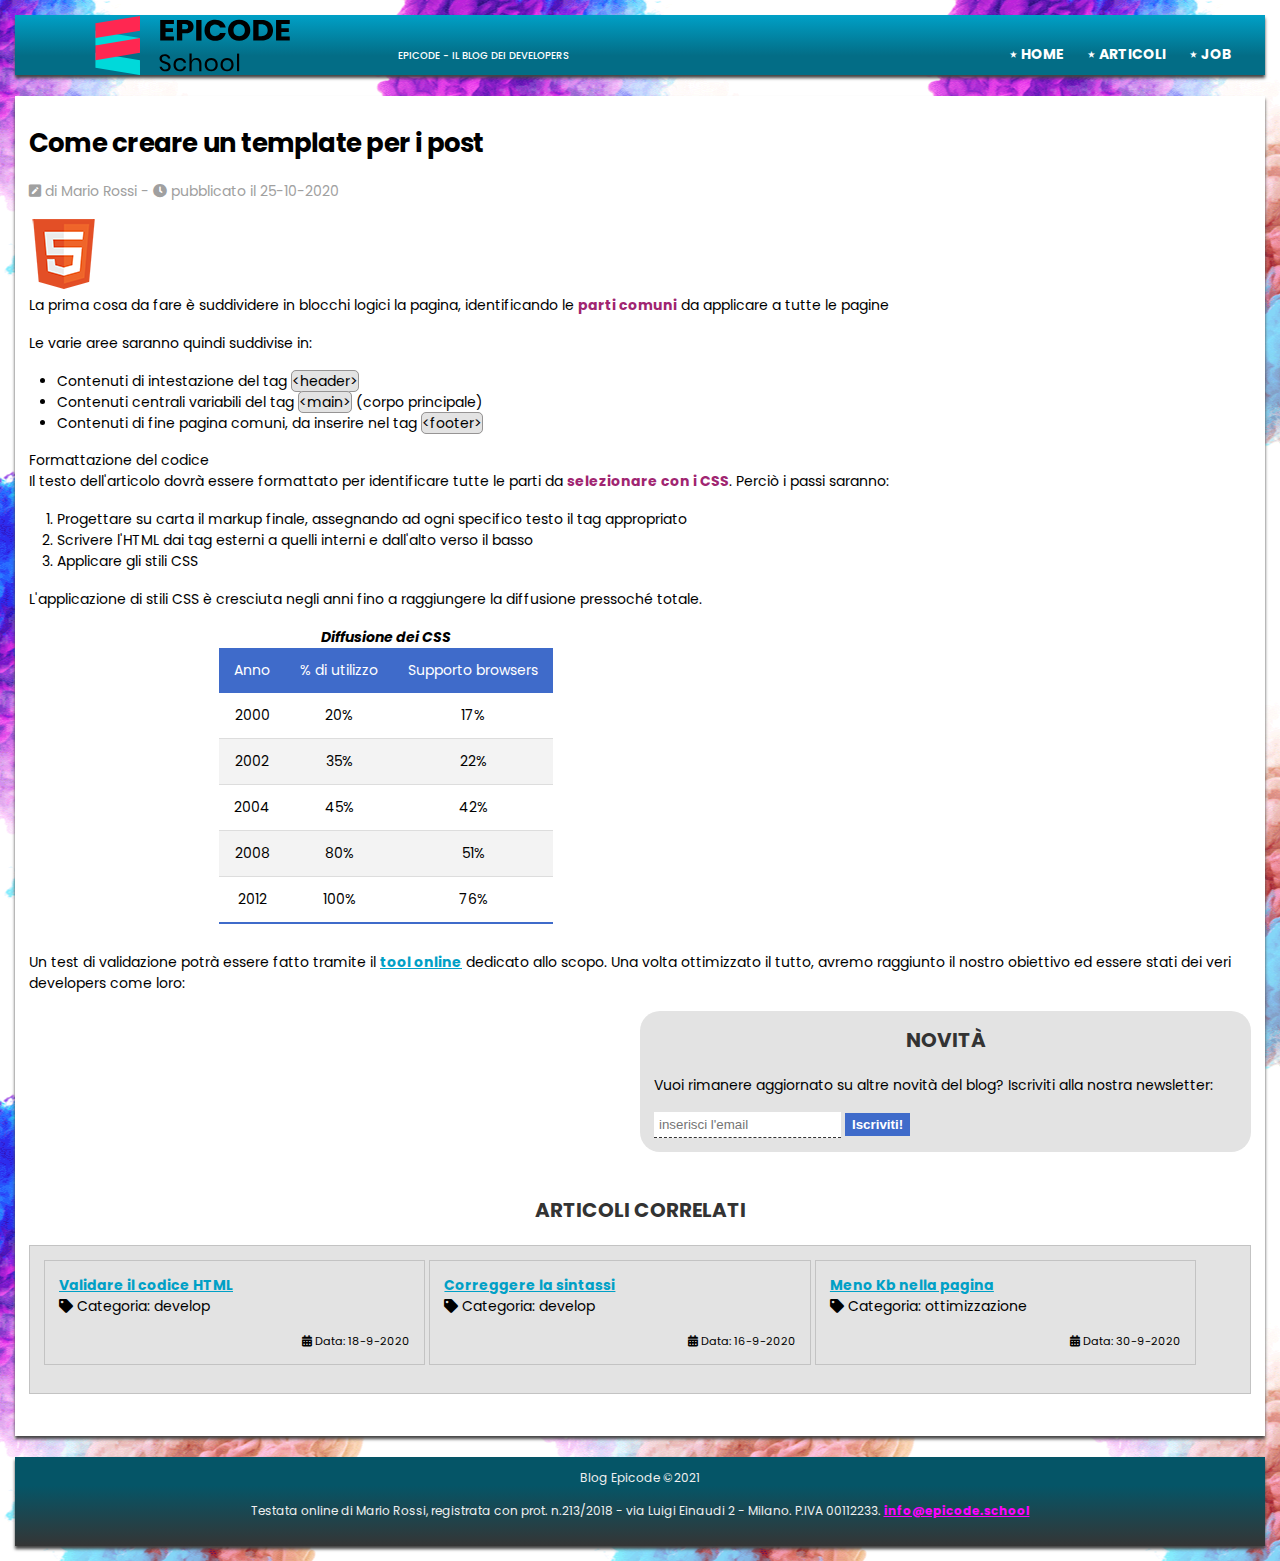
<file: index.html>
<!DOCTYPE html>
<html lang="it">

<head>
    <meta charset="utf-8">
    <title>Sviluppo di una pagina web - Blog Epicode</title>
    <meta name="description"
        content="Primi passi operativi per creare un modello di pagina HTML per un post. Scopri come iniziare in modo facile.">
    <meta name="viewport" content="width=device-width, initial-scale=1">
    <link rel="preconnect" href="https://fonts.gstatic.com">
    <link href="https://fonts.googleapis.com/css2?family=Poppins&display=swap" rel="stylesheet">
    <link rel="stylesheet" href="./assets/css/font-awesome.css">
    <link rel="stylesheet" href="./assets/css/reset.css">
    <link rel="stylesheet" href="./assets/css/style.css">
</head>

<body>
    <header>
        <div class="firstContainer">
            <img src="./assets/img/logo.svg" alt="logo del blog" width="250" height="60">
            <p>Epicode - Il blog dei developers</p>
        </div>
        <nav>
            <ul>
                <li><a href="index.html" title="Home Page">Home</a></li>
                <li><a href="articoli.html" title="Elenco degli articoli tecnici pubblicati">Articoli</a></li>
                <li><a href="contatti.html" title="Candidati inviando un tuo cv">Job</a></li>
            </ul>
        </nav>

    </header>

    <hr>

    <main>
        <article>
            <h1>Come creare un template per i post</h1>
            <p><i class="fas fa-pen-square"></i> di Mario Rossi - <span><i class="fas fa-clock"></i> pubblicato il
                    25-10-2020</span></p>
                    <div class="containerEsterno">
                
                        <div class="containerMedio">
                            <div class="containerInterno">
                                <img src="assets/img/badge.png" alt="badge html">
                            </div>
                        </div>
                    </div>
                    

            <p>La prima cosa da fare è suddividere in blocchi logici la pagina, identificando le <strong>parti
                    comuni</strong> da applicare a tutte le pagine</p>

            <p>Le varie aree saranno quindi suddivise in:</p>
            <ul>
                <li>Contenuti di intestazione del tag <code>&lt;header&gt;</code></li>
                <li>Contenuti centrali variabili del tag <code>&lt;main&gt;</code> (corpo principale)</li>
                <li>Contenuti di fine pagina comuni, da inserire nel tag <code>&lt;footer&gt;</code></li>
            </ul>

            <h2>Formattazione del codice</h2>
            <p>Il testo dell'articolo dovrà essere formattato per identificare tutte le parti da <strong>selezionare con
                    i CSS</strong>. Perciò i passi saranno:</p>
            <ol>
                <li>Progettare su carta il markup finale, assegnando ad ogni specifico testo il tag appropriato</li>
                <li>Scrivere l'HTML dai tag esterni a quelli interni e dall'alto verso il basso</li>
                <li>Applicare gli stili CSS</li>
            </ol>

            <p>L'applicazione di stili CSS è cresciuta negli anni fino a raggiungere la diffusione pressoché totale.</p>
            <div class="tabella">
                <table>
                    <caption>Diffusione dei CSS</caption>
                    <thead>
                        <tr>
                            <th>Anno</th>
                            <th>% di utilizzo</th>
                            <th>Supporto browsers</th>
                        </tr>
                    </thead>
                    <tbody>
                        <tr>
                            <td>2000</td>
                            <td>20&percnt;</td>
                            <td>17&percnt;</td>
                        </tr>
                        <tr>
                            <td>2002</td>
                            <td>35&percnt;</td>
                            <td>22&percnt;</td>
                        </tr>
                        <tr>
                            <td>2004</td>
                            <td>45&percnt;</td>
                            <td>42&percnt;</td>
                        </tr>
                        <tr>
                            <td>2008</td>
                            <td>80&percnt;</td>
                            <td>51&percnt;</td>
                        </tr>
                        <tr>
                            <td>2012</td>
                            <td>100&percnt;</td>
                            <td>76&percnt;</td>
                        </tr>
                    </tbody>
                </table>
            </div>

            

            <p>Un test di validazione potrà essere fatto tramite il <a href="https://jigsaw.w3.org/css-validator/"
                    target="blank" title="Validatore CSS online del W3C">tool online</a> dedicato allo scopo. Una volta
                ottimizzato il tutto, avremo raggiunto il nostro obiettivo ed essere stati dei veri developers come
                loro:</p>

            <iframe width="300" height="300" src="https://www.youtube.com/embed/dvOvHXruEDM"
                title="YouTube video player"
                allow="accelerometer; autoplay; clipboard-write; encrypted-media; gyroscope; picture-in-picture"
                allowfullscreen></iframe>

            <section class="ultimaSection">
                <h2>Novità</h2>
                <p>Vuoi rimanere aggiornato su altre novità del blog? Iscriviti alla nostra newsletter:</p>

                <form method="POST" action="elabora_form.php">
                    <fieldset>
                        <input type="email" name="user_email" id="user_email" placeholder="inserisci l'email" required>
                        <button type="submit">Iscriviti!</button>
                    </fieldset>
                </form>
            </section>

        </article>

        <aside>
            <h2>Articoli correlati</h2>
            <div class="containerAside">
                <div class="containerAside1">
                    <a href="post2.html"
                        title="Passaggi guidati per validare correttamente tutto il codice sviluppato">Validare il codice
                        HTML</a>
                    <p><i class="fas fa-tag"></i> Categoria: develop</p>
                    <p><i class="fas fa-calendar-alt"></i> Data: 18-9-2020</p>
                </div>
    
                <div class="containerAside2">
                    <a href="post3.html"
                        title="Passaggi guidati per controllare e correggere tutto il codice sviluppato">Correggere la
                        sintassi</a>
                    <p><i class="fas fa-tag"></i> Categoria: develop</p>
                    <p><i class="fas fa-calendar-alt"></i> Data: 16-9-2020</p>
                </div>
    
                <div class="containerAside3">
                    <a href="post4.html" title="Consigli ed approcci per ridurre il peso della pagina">Meno Kb nella
                        pagina</a>
                    <p><i class="fas fa-tag"></i> Categoria: ottimizzazione</p>
                    <p><i class="fas fa-calendar-alt"></i> Data: 30-9-2020</p>
                </div>
            </div>
            
        </aside>
    </main>

    <hr>

    <footer>
        <p>Blog Epicode &copy;2021</p>
        <address>Testata online di Mario Rossi, registrata con prot. n.213/2018 - via Luigi Einaudi 2 - Milano. P.IVA
            00112233. <a href="mailto:info@epicode.school"
                title="contattami per informazioni/lavoro/privacy">info@epicode.school</a></address>
    </footer>

</body>

</html>
</file>
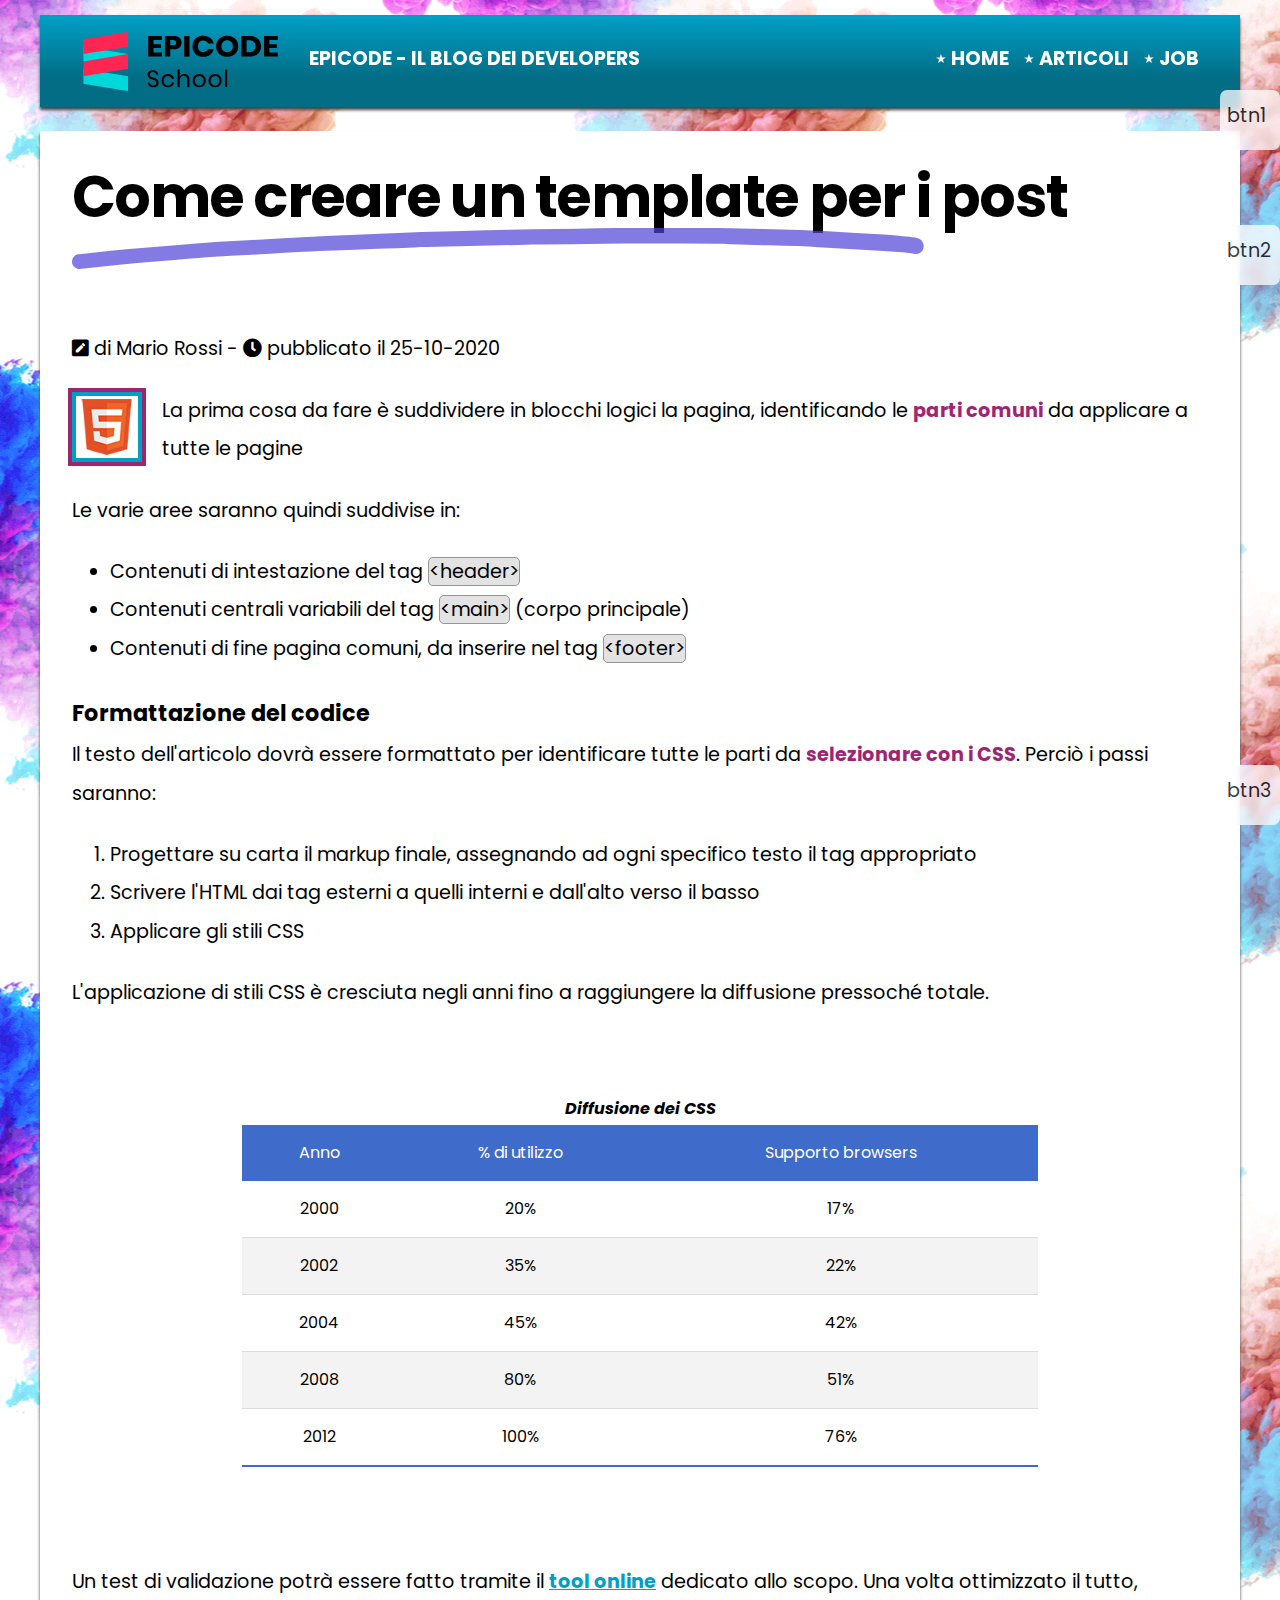
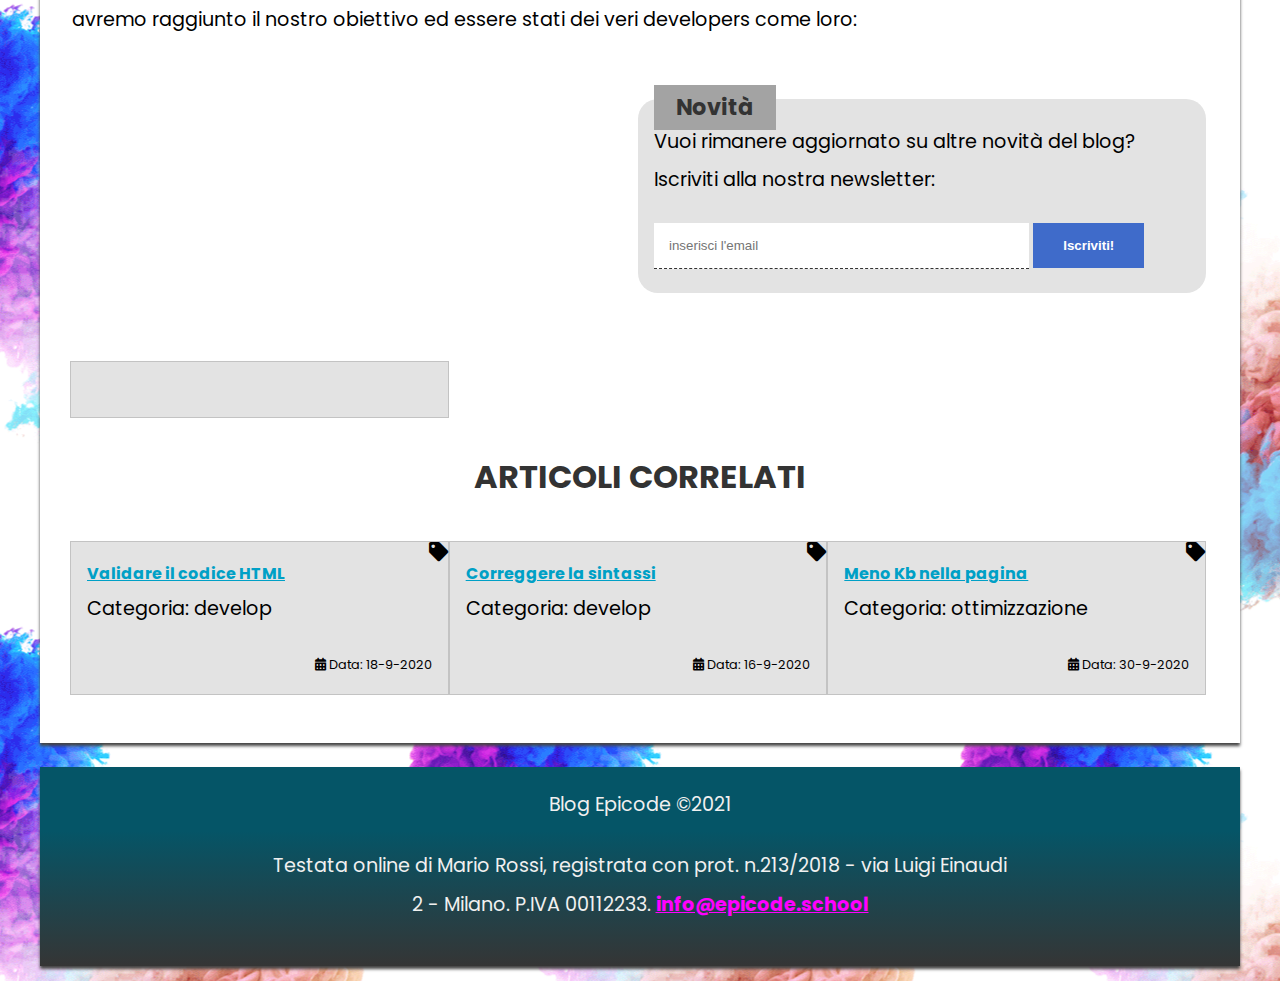
<file: giorno2/articolo.html>
<!DOCTYPE html>
<html lang="it">

<head>
    <meta charset="utf-8">
    <title>Sviluppo di una pagina web - Blog Epicode</title>
    <meta name="description"
        content="Primi passi operativi per creare un modello di pagina HTML per un post. Scopri come iniziare in modo facile.">
    <meta name="viewport" content="width=device-width, initial-scale=1">
    <link rel="preconnect" href="https://fonts.gstatic.com">
    <link href="https://fonts.googleapis.com/css2?family=Poppins&display=swap" rel="stylesheet">
    <link rel="stylesheet" href="./assets/css/font-awesome.css">
    <link rel="stylesheet" href="./assets/css/reset.css">
    <link rel="stylesheet" href="./assets/css/style.css">
</head>

<body id="top">
    <header>
        <div class="brand">
            <img src="./assets/img/logo.svg" alt="logo del blog" width="250" height="60">
            <p>Epicode - Il blog dei developers</p>
        </div>
        <nav>
            <ul>
                <li><a href="./index.html" title="Home Page">Home</a></li>
                <li><a href="./articoli.html" title="Elenco degli articoli tecnici pubblicati">Articoli</a></li>
                <li><a href="./contatti.html" title="Candidati inviando un tuo cv">Job</a></li>
            </ul>
        </nav>

    </header>

    <hr>

    <main>
        <article class="clearfix">
            <h1>Come creare un template per i post </h1>
            <img id="underline" src="assets/img/underline.svg" alt="immagine underline">
            <p><i class="fas fa-pen-square"></i> di Mario Rossi - <span><i class="fas fa-clock"></i> pubblicato il
                    25-10-2020</span></p>
            <img src="./assets/img/badge.png" class="imgLeft" alt="logo Html5" width="70" height="70">
            <p> La prima cosa
                da
                fare è suddividere in blocchi logici la pagina, identificando le <strong>parti comuni</strong> da
                applicare a tutte le pagine</p>

            <p>Le varie aree saranno quindi suddivise in:</p>
            <ul>
                <li>Contenuti di intestazione del tag <code>&lt;header&gt;</code></li>
                <li>Contenuti centrali variabili del tag <code>&lt;main&gt;</code> (corpo principale)</li>
                <li>Contenuti di fine pagina comuni, da inserire nel tag <code>&lt;footer&gt;</code></li>
            </ul>

            <h2>Formattazione del codice</h2>
            <p>Il testo dell'articolo dovrà essere formattato per identificare tutte le parti da <strong>selezionare con
                    i CSS</strong>. Perciò i passi saranno:</p>
            <ol>
                <li>Progettare su carta il markup finale, assegnando ad ogni specifico testo il tag appropriato</li>
                <li>Scrivere l'HTML dai tag esterni a quelli interni e dall'alto verso il basso</li>
                <li>Applicare gli stili CSS</li>
            </ol>

            <p>L'applicazione di stili CSS è cresciuta negli anni fino a raggiungere la diffusione pressoché totale.</p>

            <table>
                <caption>Diffusione dei CSS</caption>
                <thead>
                    <tr>
                        <th>Anno</th>
                        <th>% di utilizzo</th>
                        <th>Supporto browsers</th>
                    </tr>
                </thead>
                <tbody>
                    <tr>
                        <td>2000</td>
                        <td>20&percnt;</td>
                        <td>17&percnt;</td>
                    </tr>
                    <tr>
                        <td>2002</td>
                        <td>35&percnt;</td>
                        <td>22&percnt;</td>
                    </tr>
                    <tr>
                        <td>2004</td>
                        <td>45&percnt;</td>
                        <td>42&percnt;</td>
                    </tr>
                    <tr>
                        <td>2008</td>
                        <td>80&percnt;</td>
                        <td>51&percnt;</td>
                    </tr>
                    <tr>
                        <td>2012</td>
                        <td>100&percnt;</td>
                        <td>76&percnt;</td>
                    </tr>
                </tbody>
            </table>

            <p>Un test di validazione potrà essere fatto tramite il <a href="https://jigsaw.w3.org/css-validator/"
                    target="blank" title="Validatore CSS online del W3C">tool online</a> dedicato allo scopo. Una volta
                ottimizzato il tutto, avremo raggiunto il nostro obiettivo ed essere stati dei veri developers come
                loro:</p>

            <iframe width="300" height="300" src="https://www.youtube.com/embed/dvOvHXruEDM"
                title="YouTube video player"
                allow="accelerometer; autoplay; clipboard-write; encrypted-media; gyroscope; picture-in-picture"
                allowfullscreen></iframe>

            <section id="sectionNovità">
                
                
                <h2 id="novità">Novità</h2>
                <p>Vuoi rimanere aggiornato su altre novità del blog? Iscriviti alla nostra newsletter:</p>

                <form method="POST" action="elabora_form.php">
                    <fieldset>
                        <input type="email" name="user_email" id="user_email" placeholder="inserisci l'email" required>
                        <button type="submit">Iscriviti!</button>
                    </fieldset>
                </form>
            </section>

        </article>

        <aside>

            <div class="anchorsBtn">
            <ul>
                <li id="liSocial">btn1</li>
                <li id="liCalendar">btn2</li>
                <li id="liAnchor">btn3</li>
            </ul>
        </div>

            <h2>Articoli correlati</h2>
            <div class="card">
                <a href="./post2.html"
                    title="Passaggi guidati per validare correttamente tutto il codice sviluppato">Validare il codice
                    HTML</a>
                <p><i class="fas fa-tag"></i> Categoria: develop</p>
                <p><i class="fas fa-calendar-alt"></i> Data: 18-9-2020</p>
            </div>

            <div class="card">
                <a href="./post3.html"
                    title="Passaggi guidati per controllare e correggere tutto il codice sviluppato">Correggere la
                    sintassi</a>
                <p><i class="fas fa-tag"></i> Categoria: develop</p>
                <p><i class="fas fa-calendar-alt"></i> Data: 16-9-2020</p>
            </div>

            <div class="card">
                <a href="./post4.html" title="Consigli ed approcci per ridurre il peso della pagina">Meno Kb nella
                    pagina</a>
                <p><i class="fas fa-tag"></i> Categoria: ottimizzazione</p>
                <p><i class="fas fa-calendar-alt"></i> Data: 30-9-2020</p>
            </div>
        </aside>
    </main>

    <hr>

    <footer>
        <p>Blog Epicode &copy;2021</p>
        <address>Testata online di Mario Rossi, registrata con prot. n.213/2018 - via Luigi Einaudi 2 - Milano. P.IVA
            00112233. <a href="mailto:info@epicode.school"
                title="contattami per informazioni/lavoro/privacy">info@epicode.school</a></address>
    </footer>
</body>

</html>
</file>
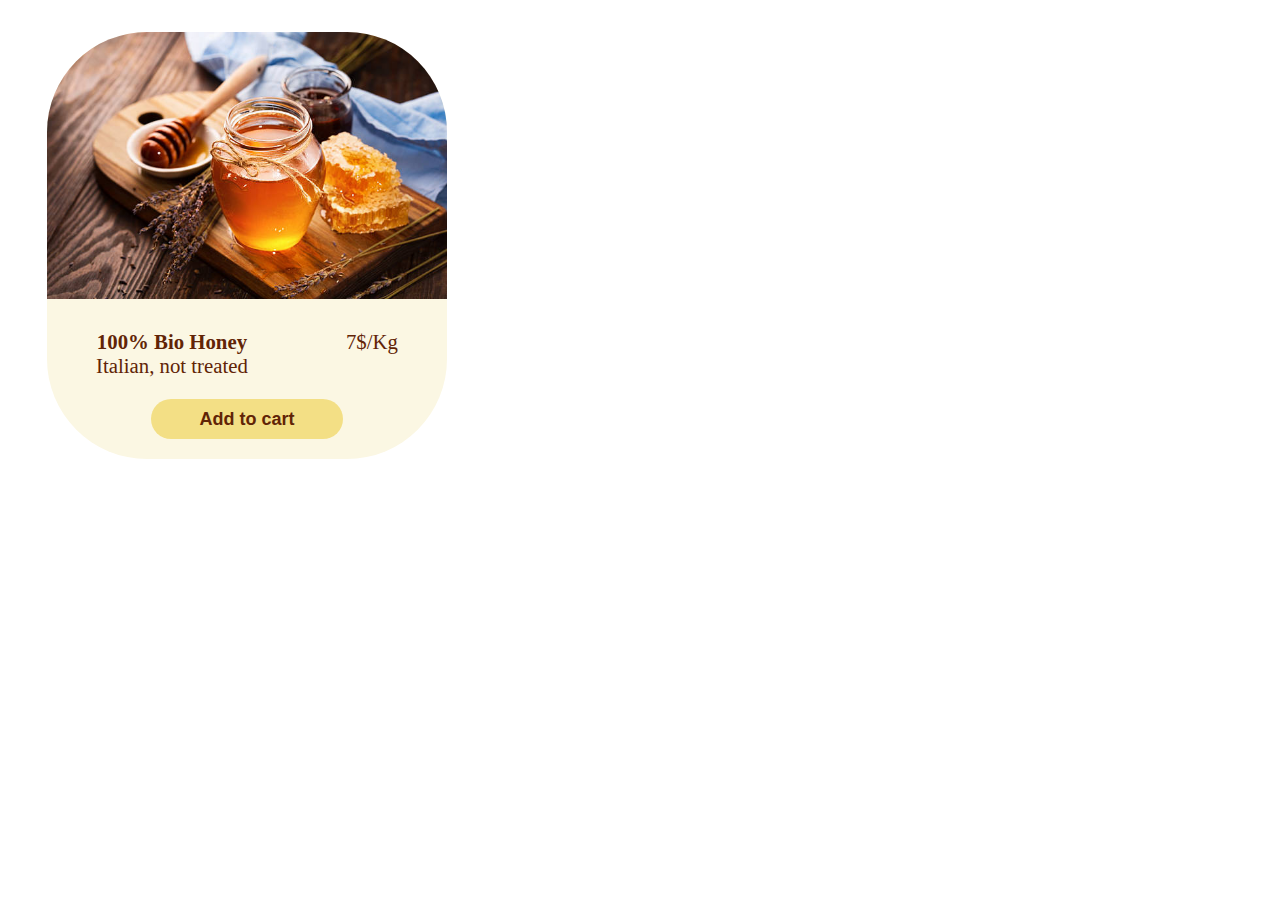
<file: giorno3/Card.html>
<!DOCTYPE html>
<html lang="en">

<head>
    <meta charset="UTF-8">
    <meta name="viewport" content="width=device-width, initial-scale=1.0">
    <title>Product Card</title>
    <link rel="stylesheet" href="assets/css/card.css">
</head>

<body>
    <div class="container">
        <div class="firstBox"><img class="immagine" src="assets/imgs/honey.jpg" alt="foto vaso di miele"></div>



        <div class="secondBox">
            <div class="InsideFisrtBox">
                <h4>100% Bio Honey</h4>
                <p>Italian, not treated</p>
            </div>
            <div class="InsideSecondBox">
                <p>7$/Kg</p>
            </div>
        </div>
        <div class="thirdBox">
            <button class="btn">Add to cart</button>
        </div>


    </div>
</body>

</html>
</file>
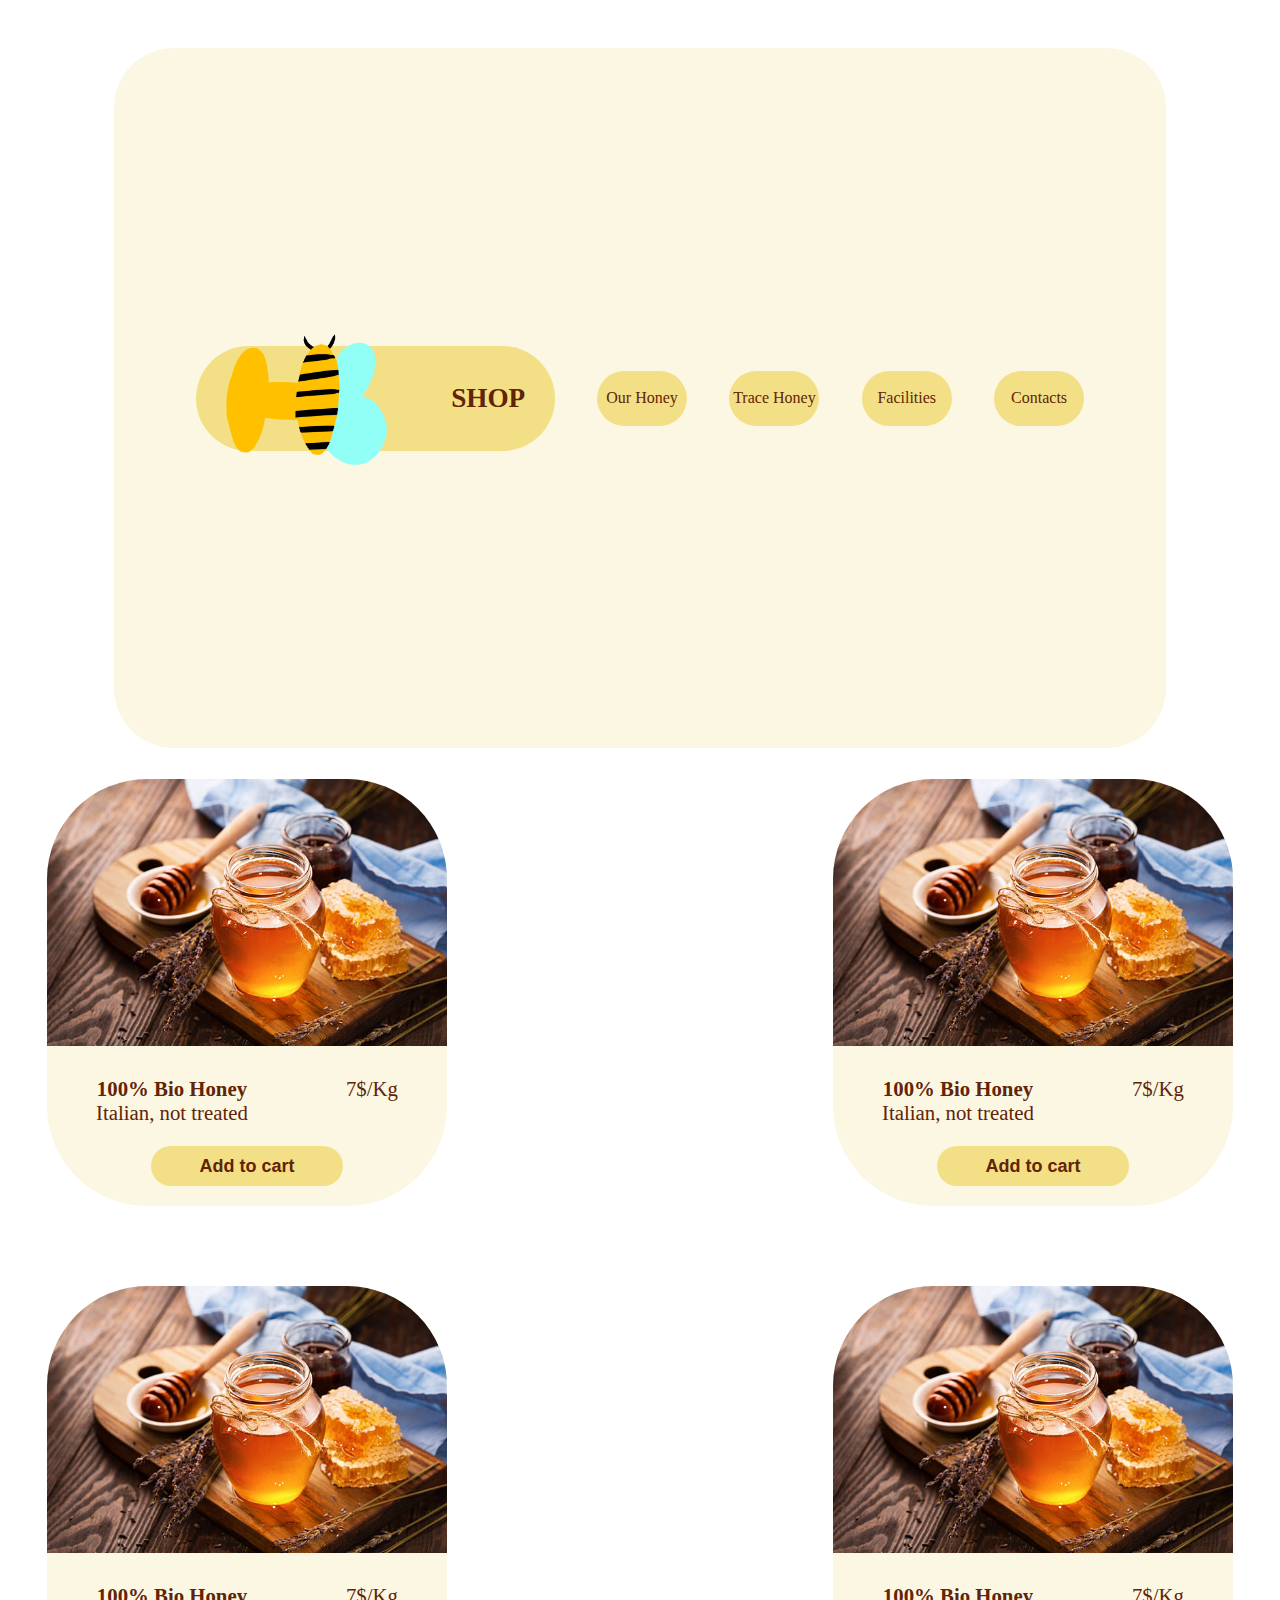
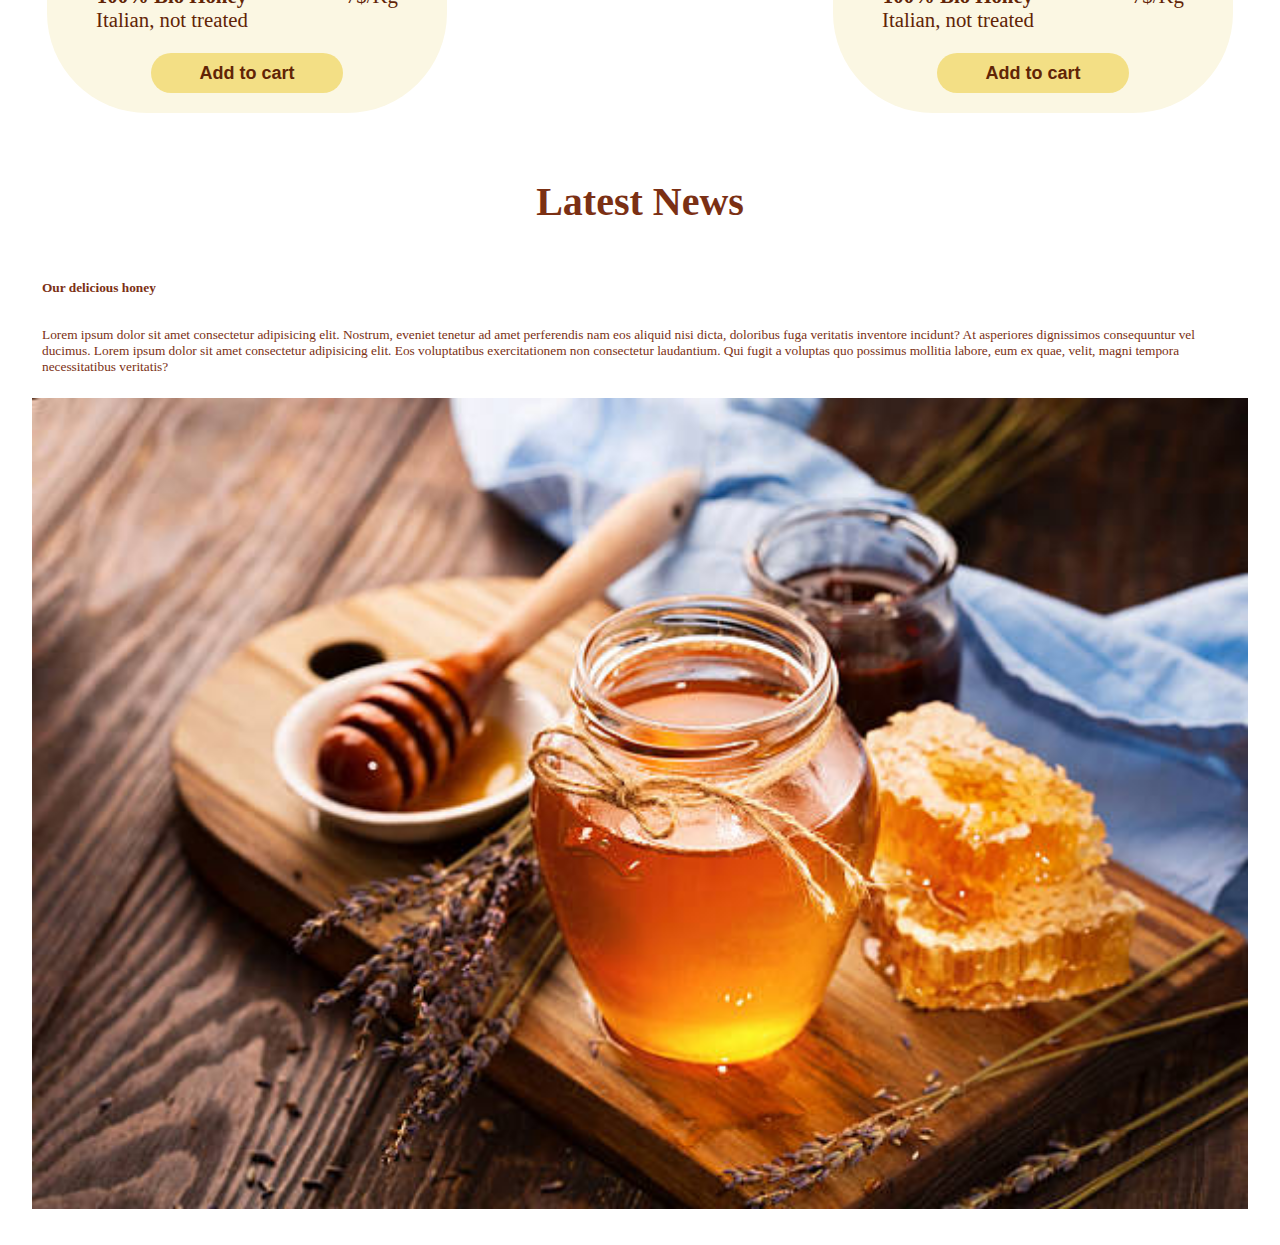
<file: giorno3/praticaS5L3.html>
<!DOCTYPE html>
<html lang="en">

<head>
    <meta charset="UTF-8">
    <meta name="viewport" content="width=device-width, initial-scale=1.0">
    <title>Pratica S5/L3</title>
    <link rel="stylesheet" href="assets/css/style.css">
    <link rel="stylesheet" href="assets/css/card.css">
</head>

<body>
    <header>
        <nav>
            <ul>
                <li>Our Honey</li>
                <li>Trace Honey</li>
                <li id="immagineListItem"><img src="assets/imgs/logo.png" alt="logo ape">SHOP</li>
                <li>Facilities</li>
                <li>Contacts</li>
            </ul>
        </nav>
    </header>
    <main>
        <section>
            <div class="container">
                <div class="firstBox"><img class="immagine" src="assets/imgs/honey.jpg" alt="foto vaso di miele"></div>



                <div class="secondBox">
                    <div class="InsideFisrtBox">
                        <h4>100% Bio Honey</h4>
                        <p>Italian, not treated</p>
                    </div>
                    <div class="InsideSecondBox">
                        <p>7$/Kg</p>
                    </div>
                </div>
                <div class="thirdBox">
                    <button class="btn">Add to cart</button>
                </div>


            </div>
            <div class="container" id="sec2">
                <div class="firstBox"><img class="immagine" src="assets/imgs/honey.jpg" alt="foto vaso di miele"></div>



                <div class="secondBox">
                    <div class="InsideFisrtBox">
                        <h4>100% Bio Honey</h4>
                        <p>Italian, not treated</p>
                    </div>
                    <div class="InsideSecondBox">
                        <p>7$/Kg</p>
                    </div>
                </div>
                <div class="thirdBox">
                    <button class="btn">Add to cart</button>
                </div>


            </div>
        </section>
        <section >
            <div class="container">
                <div class="firstBox"><img class="immagine" src="assets/imgs/honey.jpg" alt="foto vaso di miele"></div>



                <div class="secondBox">
                    <div class="InsideFisrtBox">
                        <h4>100% Bio Honey</h4>
                        <p>Italian, not treated</p>
                    </div>
                    <div class="InsideSecondBox">
                        <p>7$/Kg</p>
                    </div>
                </div>
                <div class="thirdBox">
                    <button class="btn">Add to cart</button>
                </div>


            </div>
            <div class="container" id="sec2">
                <div class="firstBox"><img class="immagine" src="assets/imgs/honey.jpg" alt="foto vaso di miele"></div>



                <div class="secondBox">
                    <div class="InsideFisrtBox">
                        <h4>100% Bio Honey</h4>
                        <p>Italian, not treated</p>
                    </div>
                    <div class="InsideSecondBox">
                        <p>7$/Kg</p>
                    </div>
                </div>
                <div class="thirdBox">
                    <button class="btn">Add to cart</button>
                </div>


            </div>
        </section>
        <h1>Latest News</h1>
        <div class="mainContainer">
            <div class="image">
                <img src="assets/imgs/honey.jpg" alt="immagine vaso di miele">
            </div>
            <div class="paragrafo">
                <h4>Our delicious honey</h4>
                <p>Lorem ipsum dolor sit amet consectetur adipisicing elit. Nostrum, eveniet tenetur ad amet perferendis
                    nam
                    eos aliquid nisi dicta, doloribus fuga veritatis inventore incidunt? At asperiores dignissimos
                    consequuntur vel ducimus. Lorem ipsum dolor sit amet consectetur adipisicing elit. Eos voluptatibus
                    exercitationem non consectetur laudantium. Qui fugit a voluptas quo possimus mollitia labore, eum ex
                    quae, velit, magni tempora necessitatibus veritatis?</p>
            </div>
        </div>

    </main>
</body>

</html>
</file>
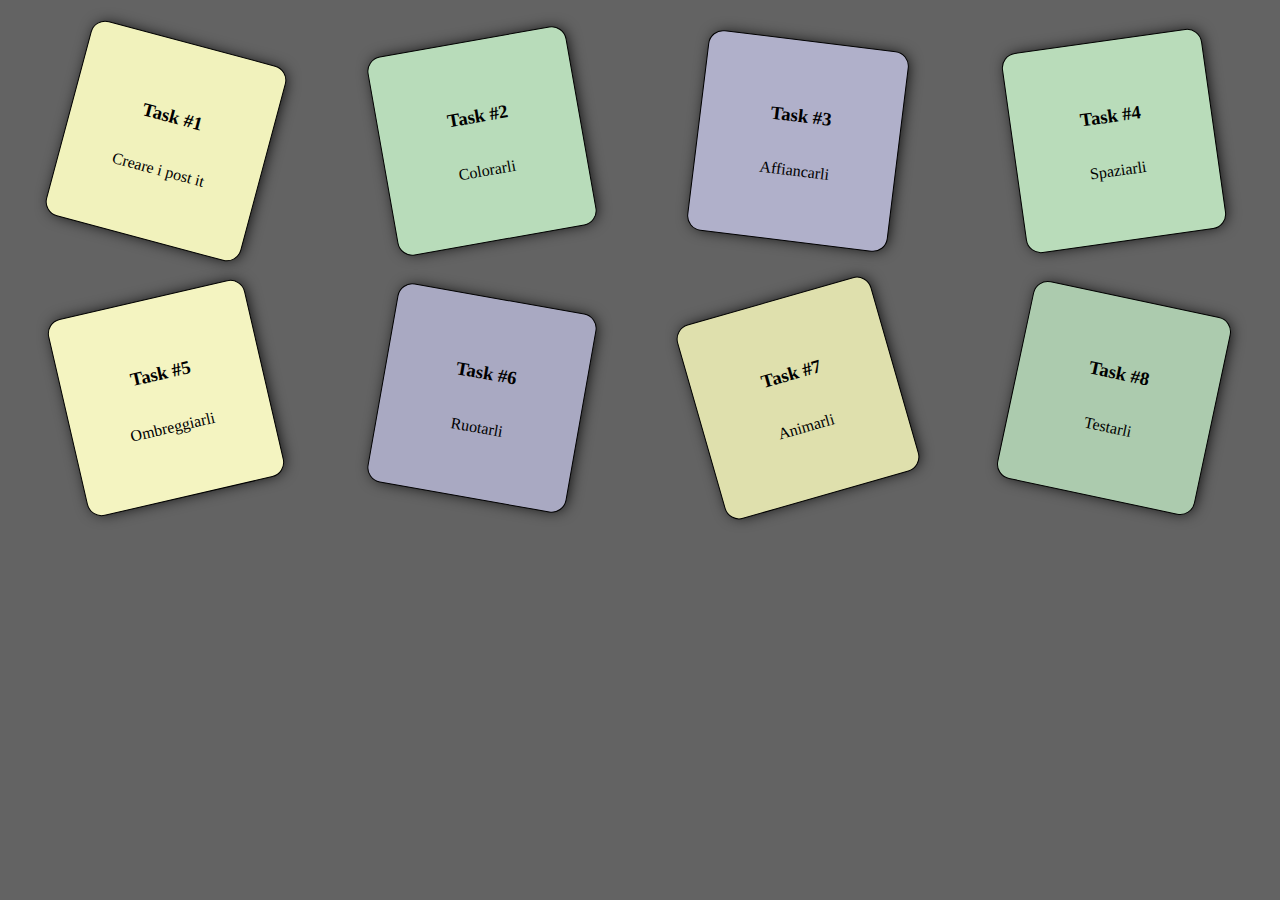
<file: giorno4/index1.html>
<!DOCTYPE html>
<html lang="it">
<head>
    <meta charset="UTF-8">
    <meta name="viewport" content="width=device-width, initial-scale=1.0">
    <title>Pratica Giorno 4-1-1</title>
    <link rel="stylesheet" href="assets/css/style.css">
</head>
<body>
    <section>
        <div class="post">
            <h3>Task #1</h3>
            <p>Creare i post it</p>
        </div>
        <div class="col">
            <h3>Task #2</h3>
            <p>Colorarli</p>
        </div>
        <div class="near">
            <h3>Task #3</h3>
            <p>Affiancarli</p>
        </div>
        <div class="space">
            <h3>Task #4</h3>
            <p>Spaziarli</p>
        </div>
    </section>
    <section>
        <div class="shade">
            <h3>Task #5</h3>
            <p>Ombreggiarli</p>
        </div>
        <div class="spin">
            <h3>Task #6</h3>
            <p>Ruotarli</p>
        </div>
        <div class="anime">
            <h3>Task #7</h3>
            <p>Animarli</p>
        </div>
        <div class="test">
            <h3>Task #8</h3>
            <p>Testarli</p>
        </div>
    </section>
    
</body>
</html>
</file>
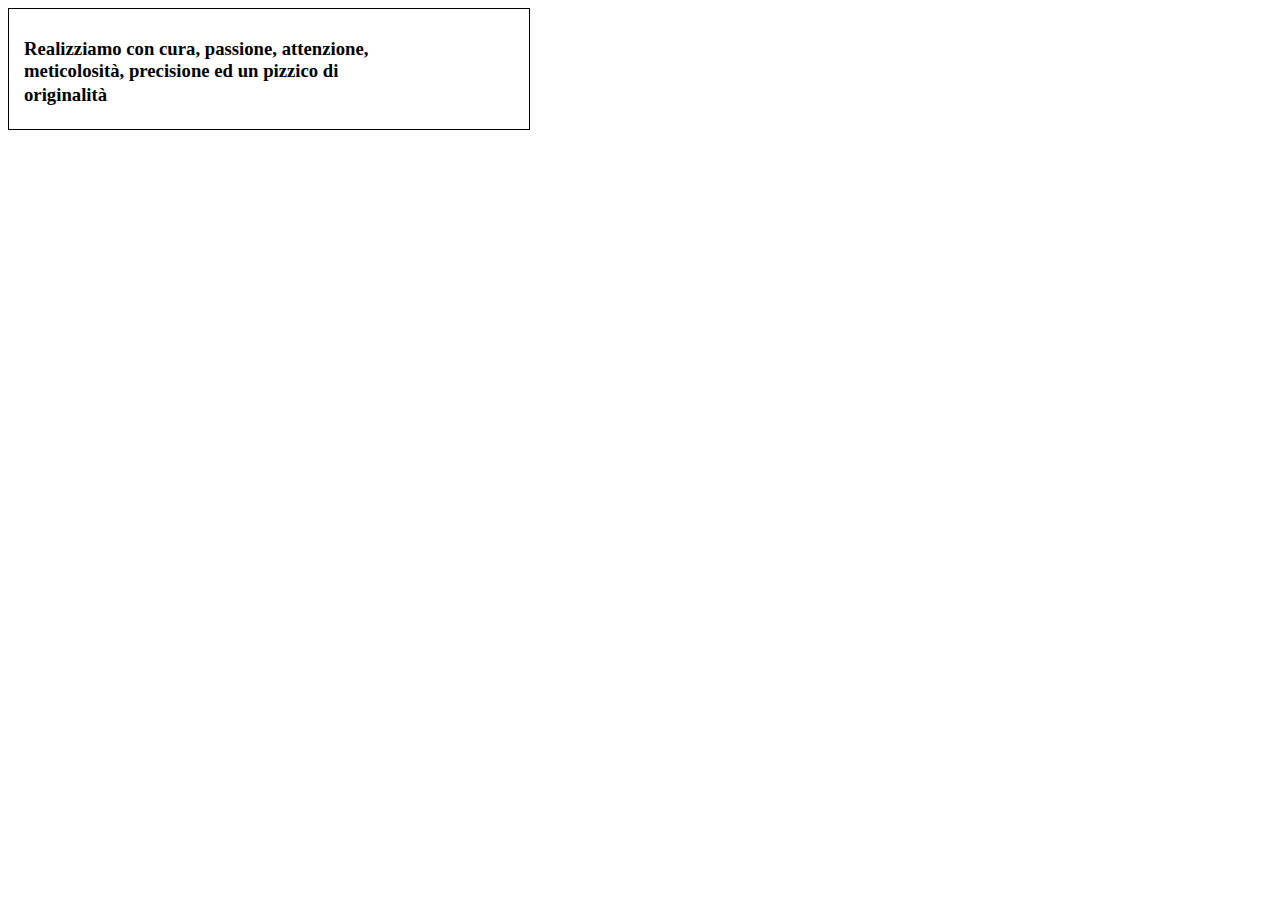
<file: giorno4/index2.html>
<!DOCTYPE html>
<html lang="en">

<head>
    <meta charset="UTF-8">
    <meta name="viewport" content="width=device-width, initial-scale=1.0">
    <title>Pratica Giorno 4-2-</title>
    <link rel="stylesheet" href="assets/css/style2.css">
</head>

<body>
    <div>
        <h3 class="text">Realizziamo con cura, passione, attenzione, meticolosità, precisione ed un pizzico di
            originalità <span class="transition">
                <span class="word">single page app</span>
                <span class="word">interface web</span>
                <span class="word">app native</span>
            </span>
        </h3>
    </div>
</body>

</html>
</file>
<file: assets/css/style.css>
/* IMPOSTAZIONI GENERALI */
html {
    font-size: 62.5%;
}

body {
    font-family: Poppins, 'Helvetica Neue', sans-serif;
    font-size: 1.4rem;
    line-height: 1.5;
    padding: 15px;
    background-image: url('../img/sfondo.png');
    background-position: center center;
}

* {
    box-sizing: border-box;
}

hr {
    display: none;
}

/* rimuove l'elemento */

/* HEADER */
header {
    background: rgb(0, 160, 198);
    background: linear-gradient(180deg, rgba(0, 160, 198, 1) 0%, rgba(3, 109, 134, 1) 68%);
    text-align: center;
    text-transform: uppercase;
    font-weight: bold;
    color: white;
    box-shadow: 0 3px 3px #444;
    margin-bottom: 1.5em;
    padding: 2em 1.5em;
}

header div img {
    margin-bottom: 20px;
}

header nav ul {
    margin: 0;
}

header nav li {
    list-style: none;
    display: inline;
    margin-right: 1rem;
    margin-left: 1rem;
}

header nav li a {
    color: white;
    text-decoration: none;
}

header nav li a:hover {
    color: red;
}

header nav li a::before {
    content: "\22c6\0020";
}

/* MAIN */
main {
    background-color: #fff;
    box-shadow: 0 3px 3px #444;
    padding: 2em 1em;
    margin-bottom: 1.5em;
}

section {
    background-color: #e3e3e3;
    padding: 1em;
    margin-bottom: 2em;
}

section h2 {
    text-align: center;
    color: #333;
    font-size: 2rem;
    font-weight: bold;
    text-transform: uppercase;
    margin-bottom: 1em;
}

/* ELEMENTI NEL MAIN - ARTICLE */
.containerEsterno {
    background-color: #a02571;
}

.containerMedio {
    background-color: #009ABF;
}

.containerInterno {
    background-color: #fff;
}

h1 {
    font-size: 2.6rem;
    font-weight: bold;
    letter-spacing: -0.03em;
    margin-bottom: 0.7em;
}

p,
address,
ul,
ol,
dl,
blockquote {
    margin-bottom: 1.2em;
}

h1+p {
    color: #a0a0a0;
}

ul,
ol {
    margin-left: 2em;
}

a {
    color: #00A0C6;
    font-weight: bold;
}

strong {
    color: #a02571;
    font-weight: bold;
}

code {
    background-color: #e3e3e3;
    border: 1px solid #969494;
    border-radius: 5px;
}

iframe {
    width: 100%;
    height: auto;
    margin-bottom: 2em;
    border-radius: 20px;
}

/* TABELLE */
table {
    margin-bottom: 2em;
}

caption {
    font-weight: bold;
    font-style: italic;
}

thead tr {
    background-color: #3f6bca;
    color: #ffffff;
}

th,
td {
    padding: 12px 15px;
    vertical-align: bottom;
    text-align: center;
}

tbody tr {
    border-bottom: 1px solid #dddddd;
}

tbody tr:nth-of-type(even) {
    background-color: #f3f3f3;
}

tbody tr:last-of-type {
    border-bottom: 2px solid #3f6bca;
}

/* FORM */
input {
    padding: 5px;
    border: 0;
    border-bottom: 1px dashed #333;
}

button {
    padding: 4px 7px;
    background-color: #3f6bca;
    border: 0;
    color: white;
    font-weight: bold;
}

/* ELEMENTI NELL' ASIDE */
aside h2 {
    text-align: center;
    color: #333;
    font-size: 2rem;
    font-weight: bold;
    text-transform: uppercase;
    margin-bottom: 1em;
}

aside div {
    background-color: #e3e3e3;
    border: 1px solid #c3c3c3;
    margin-bottom: 1em;
    padding: 1em;
}

aside div p:last-child {
    margin-bottom: 0;
    font-size: 0.8em;
    text-align: right;
}


/* FOOTER */
footer {
    background: rgb(53, 53, 53);
    background: linear-gradient(0deg, rgba(53, 53, 53, 1) 0%, rgba(5, 85, 103, 1) 68%);
    box-shadow: 0 3px 3px #444;
    color: #f0f0f0;
    padding: 1em;
    text-align: center;
    font-size: 1.2rem;
}

footer a {
    color: fuchsia;
}

@media screen and (min-width: 300px) {
    

}

@media screen and (min-width: 576px) {
    .tabella {
        text-align: center;
        padding: 0 190px;
    }
}

@media screen and (min-width: 780px) {
    header {
        
        padding: 0;
    }
    .firstContainer p {
        padding: 0;
        font-size: 70%;
        font-weight: 500;
        text-align: center;
    }
    nav {
       text-align: end;
    }
    .firstContainer img {
        vertical-align: bottom;
        margin-bottom: 0;
       
    }
.firstContainer , nav {
    display: inline-block;
    width: 48%;
}
.firstContainer img , .firstContainer p {
    display: inline-block;
    width: 48%;
}
    
    
    .tabella {
        text-align: center;
        width:100%;
    }

    iframe {
        width: 50%;
    }

    .ultimaSection {
        width: 50%;
        float: right;
        margin-bottom: 2em;
        border-radius: 20px;
    }

    .containerAside1,
    .containerAside2,
    .containerAside3 {
        display: inline-block;
        width: 32%;
        
        
        

    }
    
}
</file>
<file: giorno2/assets/css/style.css>
/* IMPOSTAZIONI GENERALI */

body {
  font-family: Poppins, "Helvetica Neue", sans-serif;
  line-height: 1.6;
  padding: 15px;
  background-image: url("../img/sfondo.png");
  background-position: center center;
}

* {
  box-sizing: border-box;
}

hr {
  display: none;
} /* rimuove l'elemento */

/* HEADER */
header {
  background: rgb(0, 160, 198);
  background: linear-gradient(180deg, rgba(0, 160, 198, 1) 0%, rgba(3, 109, 134, 1) 68%);
  text-align: center;
  text-transform: uppercase;
  font-weight: bold;
  color: white;
  box-shadow: 0 3px 3px #444;
  margin-bottom: 1.5em;
  padding: 2em 1.5em;
}

@media screen and (min-width: 800px) {
  header {
    padding: 1em;
  }
}

@media screen and (max-width: 1199px) {
  header .brand img {
    margin-bottom: 20px;
  }
}

@media screen and (min-width: 1200px) {
  header {
    text-align: left;
  }
  header .brand,
  header nav,
  header .brand p {
    display: inline-block;
  }

  header .brand {
    width: 75%;
  }
  header .brand img {
    vertical-align: middle;
  }
  header .brand p {
    margin-bottom: 0;
  }
}

header nav ul {
  margin: 0;
}
header nav li {
  list-style: none;
  display: inline-block;
  margin-right: 10px;
}
header nav li:last-child {
  margin-right: 0;
}
header nav li a {
  color: white;
  text-decoration: none;
}
header nav li a:hover {
  color: red;
}
header nav li a::before {
  content: "\22c6\0020";
}

/* MAIN */
main {
  background-color: #fff;
  box-shadow: 0 3px 3px #444;
  padding: 2em 1em;
  margin-bottom: 1.5em;
}
@media screen and (min-width: 700px) {
  main {
    padding: 2em;
  }
}

section {
  background-color: #e3e3e3;
  padding: 1.5em 1em;
  margin-bottom: 2em;
  position: relative;
}

section h2 {
  text-align: center;
  color: #333;
  font-size: 1.4rem;
  margin-bottom: 1.7rem;
  font-weight: bold;
  background-color: #a3a3a3;
  padding: 0px 1em;
}

/* ELEMENTI NEL MAIN - ARTICLE */

h1 {
  font-size: 2.6rem;
  line-height: 1.2;
  font-weight: bold;
  letter-spacing: -0.03em;
  margin-bottom: 0.7em;
}

p,
address,
ul,
ol,
dl,
blockquote {
  margin-bottom: 1.2em;
}

h1 + p {
  color: #a0a0a0;
}

@media screen and (max-width: 499px) {
  p,
  ul,
  ol {
    font-size: 1.4rem;
  }

  h2 {
    font-size: 1.8rem;
    font-weight: 700;
  }
}

@media screen and (min-width: 500px) {
  h1 {
    font-size: 3rem;
  }

  p,
  ul,
  ol {
    font-size: 1.2rem;
  }

  h2 {
    font-size: 1.4rem;
    font-weight: 700;
  }
}

@media screen and (min-width: 700px) {
  h1 {
    font-size: 3.6rem;
  }
}

@media screen and (min-width: 1200px) {
  body {
    line-height: 2;
  }
  section {
    border-radius: 20px;
  }
}

.imgLeft {
  margin-right: 20px;
  border: 4px solid #00a0c6;
  outline: 4px solid #a02571;
  padding: 3px;
}
ul,
ol {
  margin-left: 2em;
}
a {
  color: #00a0c6;
  font-weight: bold;
}
strong {
  color: #a02571;
  font-weight: bold;
}
code {
  background-color: #e3e3e3;
  border: 1px solid #969494;
  border-radius: 5px;
}
iframe {
  width: 100%;
  height: auto;
  margin-bottom: 2em;
  border-radius: 20px;
}

@media screen and (min-width: 1200px) {
  iframe,
  section {
    display: inline-block;
    width: 50%;
    margin-inline: -2px;
    vertical-align: middle;
  }

  iframe {
    height: 267px;
  }
}

/* TABELLE */
table {
  margin-bottom: 2em;
}
@media screen and (min-width: 500px) {
  table {
    margin: 0 auto 2em;
  }
}
@media screen and (min-width: 700px) {
  table {
    width: 70%;
    margin-block-start: 5rem;
    margin-block-end: 6rem;
  }
  
}

caption {
  font-weight: bold;
  font-style: italic;
}
thead tr {
  background-color: #3f6bca;
  color: #ffffff;
}
th,
td {
  padding: 12px 15px;
  vertical-align: bottom;
  text-align: center;
}
tbody tr {
  border-bottom: 1px solid #dddddd;
}

tbody tr:nth-of-type(even) {
  background-color: #f3f3f3;
}

tbody tr:last-of-type {
  border-bottom: 2px solid #3f6bca;
}

/* FORM */
input {
  padding: 5px;
  border: 0;
  border-bottom: 1px dashed #333;
}
button {
  padding: 4px 7px;
  background-color: #3f6bca;
  border: 0;
  color: white;
  font-weight: bold;
}
@media screen and (min-width: 500px) {
  input {
    display: inline-block;
    width: 70%;
  }
}
@media screen and (min-width: 700px) {
  input {
    padding: 15px;
  }
  button {
    padding: 15px 30px;
  }
}

/* ELEMENTI NELL' ASIDE */
aside h2 {
  text-align: center;
  color: #333;
  font-size: 2rem;
  font-weight: bold;
  text-transform: uppercase;
  margin-bottom: 1em;
}
aside div {
  background-color: #e3e3e3;
  border: 1px solid #c3c3c3;
  margin-bottom: 1em;
  padding: 1em;
}

@media screen and (min-width: 1200px) {
  aside div {
    display: inline-block;
    width: 33.333%;
    margin-inline: -2px;
  }
}
aside div p:last-child {
  margin-bottom: 0;
  font-size: 0.8em;
  text-align: right;
}

/* FOOTER */
footer {
  background: rgb(53, 53, 53);
  background: linear-gradient(0deg, rgba(53, 53, 53, 1) 0%, rgba(5, 85, 103, 1) 68%);
  box-shadow: 0 3px 3px #444;
  color: #f0f0f0;
  padding: 1em;
  text-align: center;
  font-size: 1.2rem;
}

@media screen and (min-width: 800px) {
  footer {
    padding: 1em 12em;
  }
}

footer a {
  color: fuchsia;
}

@media screen and (min-width: 1200px) {
  header,
  main,
  footer {
    max-width: 1200px;
    margin-left: auto;
    margin-right: auto;
  }
}

@media print {
  body {
    font-size: 24px;
    padding: 0;
    background-image: none;
  }
  main {
    box-shadow: none;
    margin: 0;
  }
  thead tr {
    background-color: #d3d3d3;
    color: black;
  }
  thead tr,
  tbody tr {
    border-bottom: 1px solid #666;
  }

  header,
  article section,
  iframe,
  aside,
  footer,
  .social,
  .toTop {
    display: none;
  }
}
/*NUOVE MODIFICHE*/

.imgLeft {
  float: left;
}

#underline {
  width: 75%;
  opacity: 0.7;
  position: relative;
  bottom: 47px;
  z-index: 0;
}

header {
  position: sticky;
  top: 0;
  z-index: 2;
}
#novità {
position: absolute;
bottom: 70%;
}
#sectionNovità {
position: relative;
}

.anchorsBtn li {
  list-style-type: none;
  width: 60px;
  height: 60px;
 ;
  background-color: white ;
  backdrop-filter: blur(3px);
  opacity: 0.75;
 border: 2px solid white;
 padding: 5px;
 border-radius: 7px;
}

#liSocial {
  position: fixed;
  right: 0;
  bottom: 40%;
  z-index: 3;
  
}
#liCalendar {
  position: fixed;
  right: 0;
  bottom: 25%;
  z-index: 3;
}
#liAnchor {
  position: fixed;
  right: 0;
  bottom: 10%;
  z-index: 3;
}
.card {
  position: relative;

}
.fas.fa-tag {
position: absolute;
right: 0;
top: 0;
}

@media screen and (min-width: 700px) {
  #liSocial {
    position: fixed;
    right: 0;
    top: 10%;
    z-index: 3;
  }
  #liCalendar {
    position: fixed;
    right: 0;
    top: 25%;
    z-index: 3;
  }
  #liAnchor {
    position: fixed;
    right: 0;
    top: 85%;
    z-index: 3;
  }
}
</file>
<file: giorno3/assets/css/card.css>
body {
    margin: 2em;
}

.immagine {
    width: 100%;
   
    
}

.container {
    border-radius: 100px;
    width: 400px;
    min-height: 410px;
    display: flex;
    flex-direction: column;
   text-align: center;
   background-color:#FBF7E3 ;
   overflow: hidden;
   margin: 15px;
    
}

.secondBox {
    display: flex;
    justify-content: space-around;
    align-items: baseline;
}
.InsideFisrtBox {
    display: flex;
    flex-direction: column;
    align-items: center;
    font-size: 1.3em;
}
.InsideSecondBox {
    font-size: 1.3em;
    color: #612406;
}

.InsideFisrtBox h4 {
    margin-bottom: 0;
    color: #612406;
    
}
.InsideFisrtBox p {
    margin-top: 0;
    color: #612406;
}
.btn {
    border-radius: 70px;
    width: 12rem;
    height: 2.5rem;
    background-color: #F3DF85;
    border: none;
    color: #612406;
    font-weight: 700;
    font-size: large;
    margin-bottom: 20px;
}
</file>
<file: giorno3/assets/css/style.css>
@media screen and (min-width: 576px) {
    img {
        width: 4%;
        margin-right: 5px;
    }
    
    nav {
        display: flex;
        justify-content: center;
    }
    
    nav ul {
        list-style-type: none;
        border-radius: 60px;
        background-color: #FBF7E3;
        display: flex;
        justify-content: space-between;
        align-items: center;
        height: 130px;
        width: 80%;
        padding-right: 40px;
    }
    
    #immagineListItem {
        width: 150px;
        display: flex;
        justify-content: space-around;
        flex-grow: 0.3;
        height: 90px;
        border-radius: 45px;
        font-size: 1.7rem;
        font-weight: 700;
    }
    
    #immagineListItem img {
        width: 40%;
    }
    
    nav ul li {
        border-radius: 30px;
        background-color: #F3DF85;
        color: #612406;
        width: 100px;
        height: 55px;
        display: flex;
        justify-content: center;
        align-items: center;
    
    }
    
    .mainContainer {
        display: flex;
        justify-content: center;
        align-items: center;
    }
    
    .image {
        width: 1500px;
    }
    
    .image img {
        width: 100%;
    }
    
    .paragrafo {
        margin: 10px;
        font-size: smaller;
        display: flex;
        flex-direction: column;
        color: #7B3014;
    
    }
    
    h1 {
        font-size: 2.5rem;
        color: #7B3014;
    }
    
    /* Css Section*/
    section {
        display: flex;
        justify-content: space-between;
        margin-bottom: 50px;
    
    
    }
}

@media screen and (min-width:300px) {
    img {
        width: 4%;
        margin-right: 5px;
    }
    
    nav {
        display: flex;
        justify-content: center;
    }
    
    nav ul {
        list-style-type: none;
        border-radius: 60px;
        background-color: #FBF7E3;
        display: flex;
        flex-wrap: wrap;
        justify-content: space-evenly;
        align-items: center;
      
        height: 700px;
      width: 80%;
        padding-right: 40px;
    }
    
    #immagineListItem {
        width: 250px;
        display: flex;
        justify-content: space-around;
        flex: grow 0.3; 
       height: 15%;
        border-radius: 70px;
        font-size: 1.7rem;
        font-weight: 700;
        order: -1;

    }
    
    #immagineListItem img {
        width: 45%;
    }
    
    nav ul li {
        border-radius: 30px;
        background-color: #F3DF85;
        color: #612406;
        width: 90px;
        height: 55px;
        display: flex;
    justify-content: center;
        align-items: center;
    
    }
    
    .mainContainer {
        display: flex;
        flex-direction: column-reverse;
        
    }
    
    .image {
        width: 100%;
    }
    
    .image img {
        width: 100%;
    }
    
    .paragrafo {
        margin: 10px;
        font-size: smaller;
        display: flex;
        flex-direction: column;
        color: #7B3014;
    
    }
    
    h1 {
        font-size: 2.5rem;
        color: #7B3014;
        text-align: center;
    }
    
    /* Css Section*/
    section {
        display: flex;
        
        justify-content: space-between;
        margin-bottom: 50px;
        flex-wrap: wrap;
    
    
    }
   
}
</file>
<file: giorno4/assets/css/style.css>
body {
    background-color: #636363;

}

section {
    display: flex;
    justify-content: space-around;
    margin-bottom: 35px;
    margin-top: 30px;


}

div {
    width: 190px;
    height: 190px;
    border: 0.5px solid black;
    border-radius: 15px;
    margin: 10px;
   font-family: Georgia, 'Times New Roman', Times, serif;
    display: flex;
    flex-direction: column;
    justify-content: center;
    align-items: center;
    padding: 5px;
    box-shadow: 2px 0px 15px -3px #000000;
}

.post {
    background-color: #F1F2BC;
transform: rotate(15deg);

}

.col {
    background-color: #B8DCBA;
    transform: rotate(-10deg);
}

.near {
    background-color: #B0B0CA;
    transform: rotate(7deg);
}

.space {
    background-color: #B9DCBA;
    transform: rotate(-8deg);
}

.shade {
    background-color: #F4F4C1;
    transform: rotate(-13deg);
}

.spin {
    background-color: #A9A9C2;
    transform: rotate(10deg);
}

.anime {
    background-color: #DFE0AD;
    transform: rotate(-16deg);
}

.test {
    background-color: #ACCBAE;
    transform: rotate(12deg);
}

div:hover {
    transform: scale(1.2);
}
</file>
<file: giorno4/assets/css/style2.css>
div {
    width: 500px;
    height: 100px;
    border: 1px solid black;
   text-align: start;
   padding: 10px;
   

}
h3 {
    width: 350px;
    margin-left: 5px;
}
span {
    color:#6A879B;
}
.text {
    display: inline-block;
    position: relative;
}
.transition {
    display: inline-block;
    position: relative;
    width: 150px; 
    height: 1em;
    overflow: hidden;
}
.word {
    position: absolute;
    top: 100%;
    left: 0;
    width: 100%;
    text-align: left;
    opacity: 0;
    animation: wordAnimation 9s infinite;
    
}
.word:nth-child(1) {
    animation-delay: 0s;
}

.word:nth-child(2) {
    animation-delay: 3s;
}

.word:nth-child(3) {
    animation-delay: 6s;
}
@keyframes wordAnimation {
    0%, 33% {
        top: -100%;
        opacity: 0;
    }
    33%, 66% {
        top: 0;
        opacity: 1;
    }
    66%, 100% {
        top: 100%;
        opacity: 0;
    }
}
</file>
